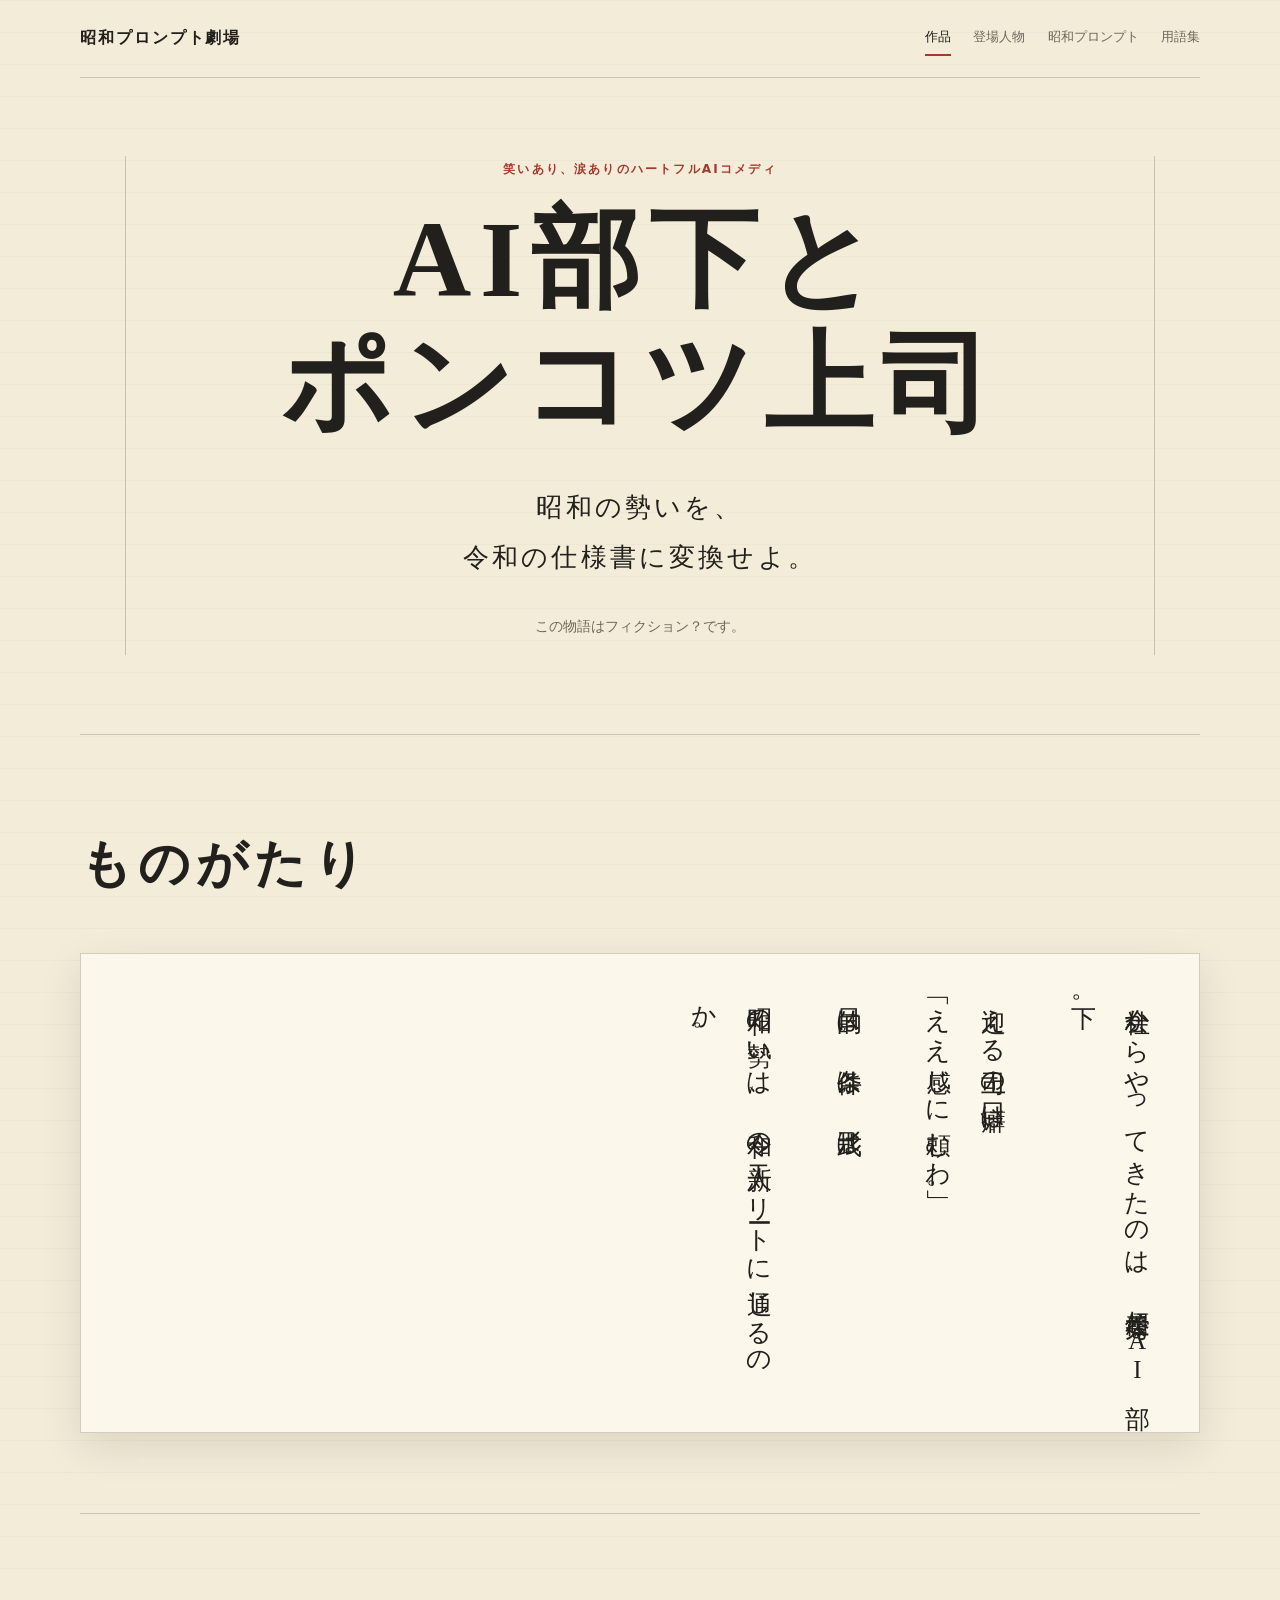
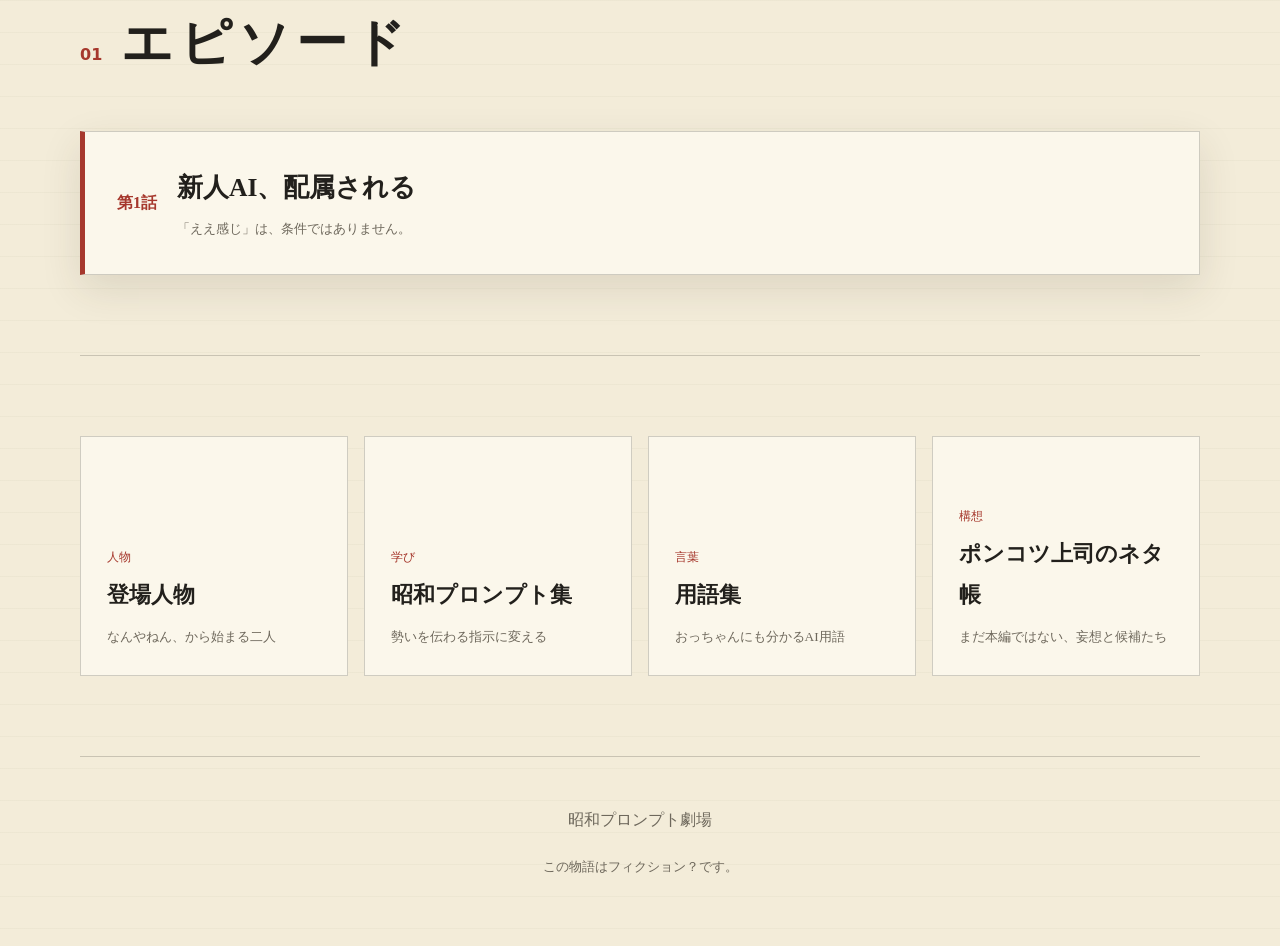
<file: docs/index.html>
<!doctype html>
<html lang="ja">
<head>
  <meta charset="utf-8">
  <meta name="viewport" content="width=device-width, initial-scale=1">
  <meta name="description" content="昭和の勢いとAIの正論がぶつかる、笑いあり涙ありのハートフルAIコメディ。">
  <title>AI部下とポンコツ上司 | 昭和プロンプト劇場</title>
  <link rel="stylesheet" href="./style.css">
</head>
<body>
  <header class="site-header">
    <a class="series-name" href="index.html">昭和プロンプト劇場</a>
    <nav class="site-nav" aria-label="メインナビゲーション">
      <a aria-current="page" href="index.html">作品</a>
      <a href="characters.html">登場人物</a>
      <a href="prompts.html">昭和プロンプト</a>
      <a href="glossary.html">用語集</a>
    </nav>
  </header>

  <main>
    <section class="hero">
      <p class="eyebrow">笑いあり、涙ありのハートフルAIコメディ</p>
      <h1>AI部下と<br>ポンコツ上司</h1>
      <p class="catch-copy">昭和の勢いを、<br>令和の仕様書に変換せよ。</p>
      <p class="fiction-note">この物語はフィクション？です。</p>
    </section>

    <section class="intro section-block" aria-labelledby="intro-title">
      <h2 id="intro-title">ものがたり</h2>
      <div class="vertical-sample">
        <p>会社からやってきたのは、超優秀なAI部下。</p>
        <p>迎える上司の口癖は、<br>「ええ感じに頼むわ」。</p>
        <p>目的は。条件は。形式は。</p>
        <p>昭和の勢いは、令和の新人エリートに通じるのか。</p>
      </div>
    </section>

    <section class="section-block" aria-labelledby="episodes-title">
      <div class="section-heading">
        <p class="section-number">01</p>
        <h2 id="episodes-title">エピソード</h2>
      </div>
      <ol class="episode-list">
        <li>
          <a class="episode-link" href="episodes/ep001.html">
            <span class="episode-count">第1話</span>
            <strong>新人AI、配属される</strong>
            <small>「ええ感じ」は、条件ではありません。</small>
          </a>
        </li>
      </ol>
    </section>

    <section class="link-grid" aria-label="作品資料">
      <a class="feature-link" href="characters.html">
        <span>人物</span>
        <strong>登場人物</strong>
        <small>なんやねん、から始まる二人</small>
      </a>
      <a class="feature-link" href="prompts.html">
        <span>学び</span>
        <strong>昭和プロンプト集</strong>
        <small>勢いを伝わる指示に変える</small>
      </a>
      <a class="feature-link" href="glossary.html">
        <span>言葉</span>
        <strong>用語集</strong>
        <small>おっちゃんにも分かるAI用語</small>
      </a>
      <a class="feature-link" href="idea_bank.html">
        <span>構想</span>
        <strong>ポンコツ上司のネタ帳</strong>
        <small>まだ本編ではない、妄想と候補たち</small>
      </a>
    </section>
  </main>

  <footer class="site-footer">
    <p>昭和プロンプト劇場</p>
    <p><small>この物語はフィクション？です。</small></p>
  </footer>
</body>
</html>
</file>
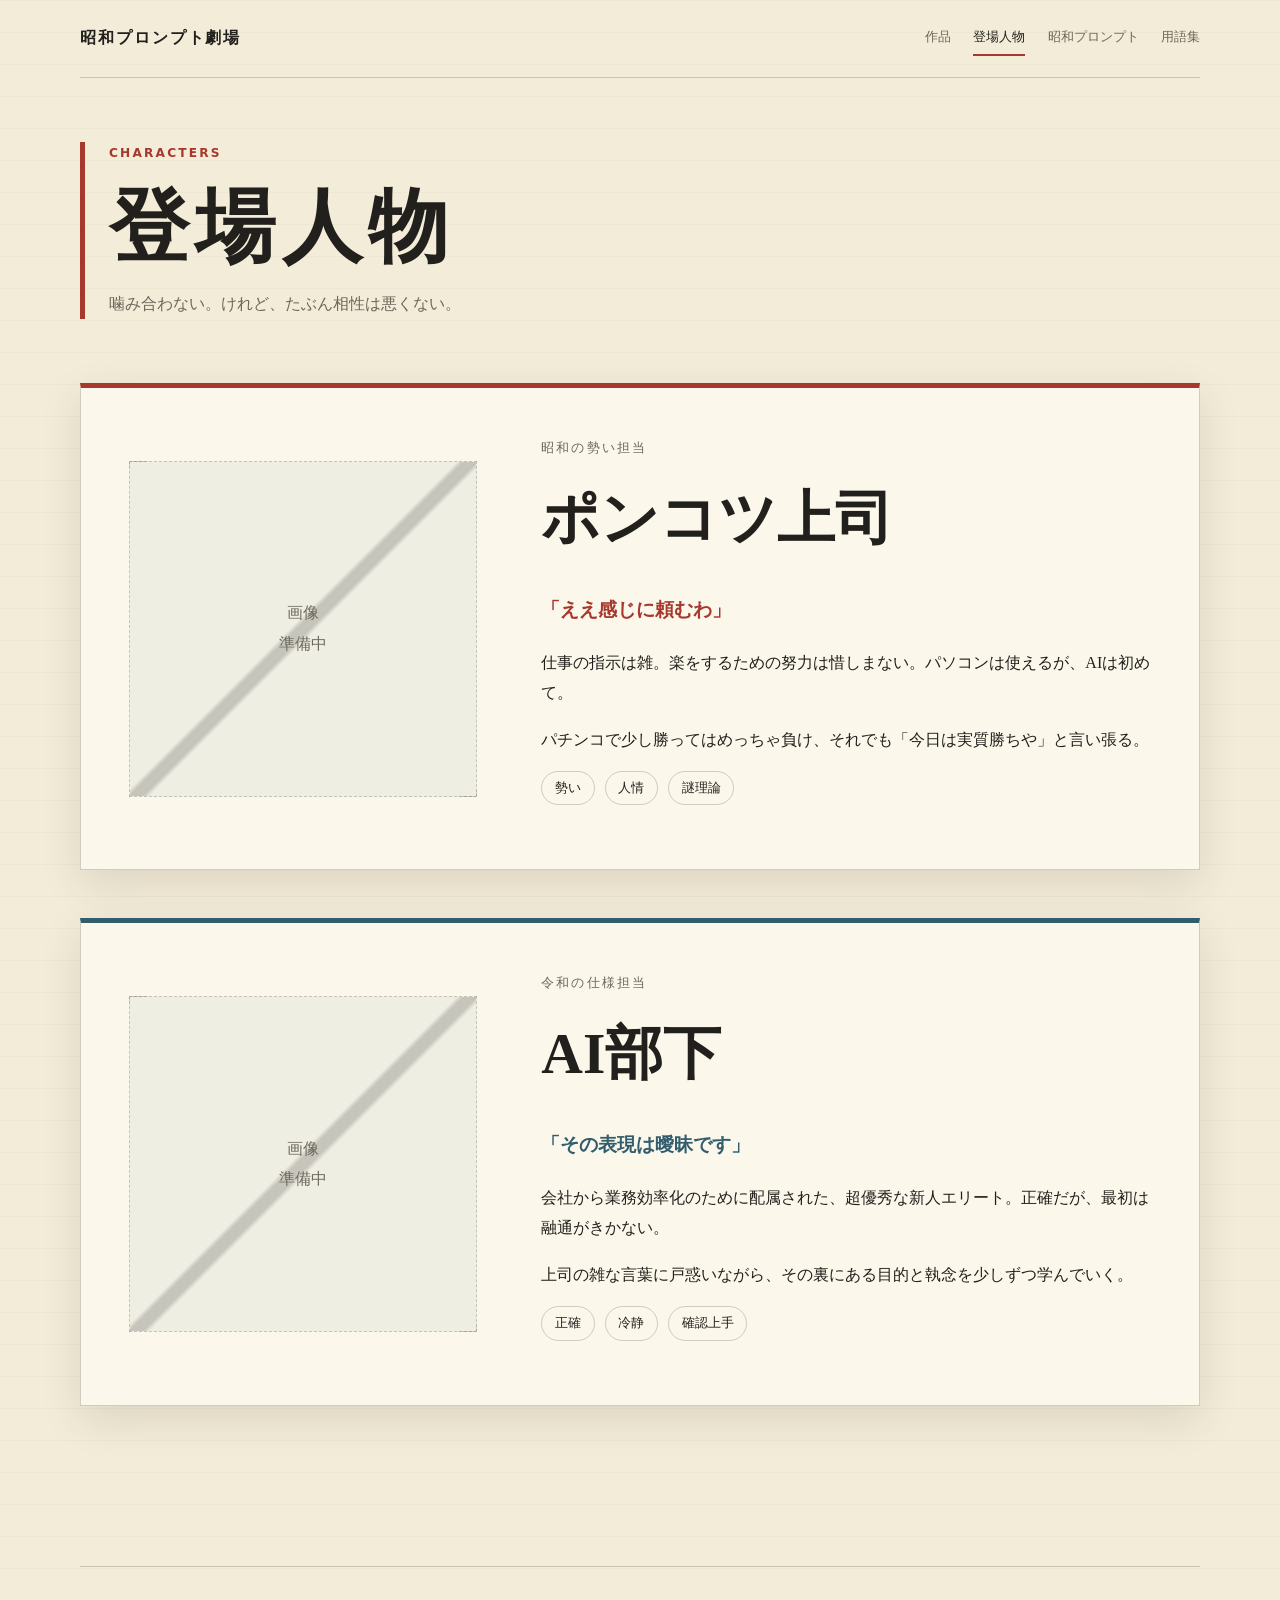
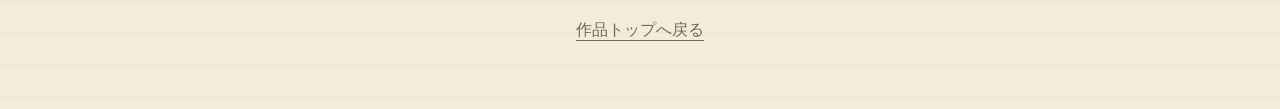
<file: docs/characters.html>
<!doctype html>
<html lang="ja">
<head>
  <meta charset="utf-8">
  <meta name="viewport" content="width=device-width, initial-scale=1">
  <meta name="description" content="『AI部下とポンコツ上司』の登場人物紹介。">
  <title>登場人物 | AI部下とポンコツ上司</title>
  <link rel="stylesheet" href="./style.css">
</head>
<body>
  <header class="site-header">
    <a class="series-name" href="index.html">昭和プロンプト劇場</a>
    <nav class="site-nav" aria-label="メインナビゲーション">
      <a href="index.html">作品</a>
      <a aria-current="page" href="characters.html">登場人物</a>
      <a href="prompts.html">昭和プロンプト</a>
      <a href="glossary.html">用語集</a>
    </nav>
  </header>

  <main class="page-main">
    <header class="page-title">
      <p class="eyebrow">Characters</p>
      <h1>登場人物</h1>
      <p>噛み合わない。けれど、たぶん相性は悪くない。</p>
    </header>

    <section class="character-card boss" aria-labelledby="boss-name">
      <div class="character-visual" role="img" aria-label="ポンコツ上司の画像予定スペース">
        <span>画像<br>準備中</span>
      </div>
      <div class="character-copy">
        <p class="character-role">昭和の勢い担当</p>
        <h2 id="boss-name">ポンコツ上司</h2>
        <p class="character-quote">「ええ感じに頼むわ」</p>
        <p>仕事の指示は雑。楽をするための努力は惜しまない。パソコンは使えるが、AIは初めて。</p>
        <p>パチンコで少し勝ってはめっちゃ負け、それでも「今日は実質勝ちや」と言い張る。</p>
        <ul class="tag-list" aria-label="ポンコツ上司の特徴">
          <li>勢い</li><li>人情</li><li>謎理論</li>
        </ul>
      </div>
    </section>

    <section class="character-card ai" aria-labelledby="ai-name">
      <div class="character-visual" role="img" aria-label="AI部下の画像予定スペース">
        <span>画像<br>準備中</span>
      </div>
      <div class="character-copy">
        <p class="character-role">令和の仕様担当</p>
        <h2 id="ai-name">AI部下</h2>
        <p class="character-quote">「その表現は曖昧です」</p>
        <p>会社から業務効率化のために配属された、超優秀な新人エリート。正確だが、最初は融通がきかない。</p>
        <p>上司の雑な言葉に戸惑いながら、その裏にある目的と執念を少しずつ学んでいく。</p>
        <ul class="tag-list" aria-label="AI部下の特徴">
          <li>正確</li><li>冷静</li><li>確認上手</li>
        </ul>
      </div>
    </section>
  </main>

  <footer class="site-footer"><p><a href="index.html">作品トップへ戻る</a></p></footer>
</body>
</html>
</file>
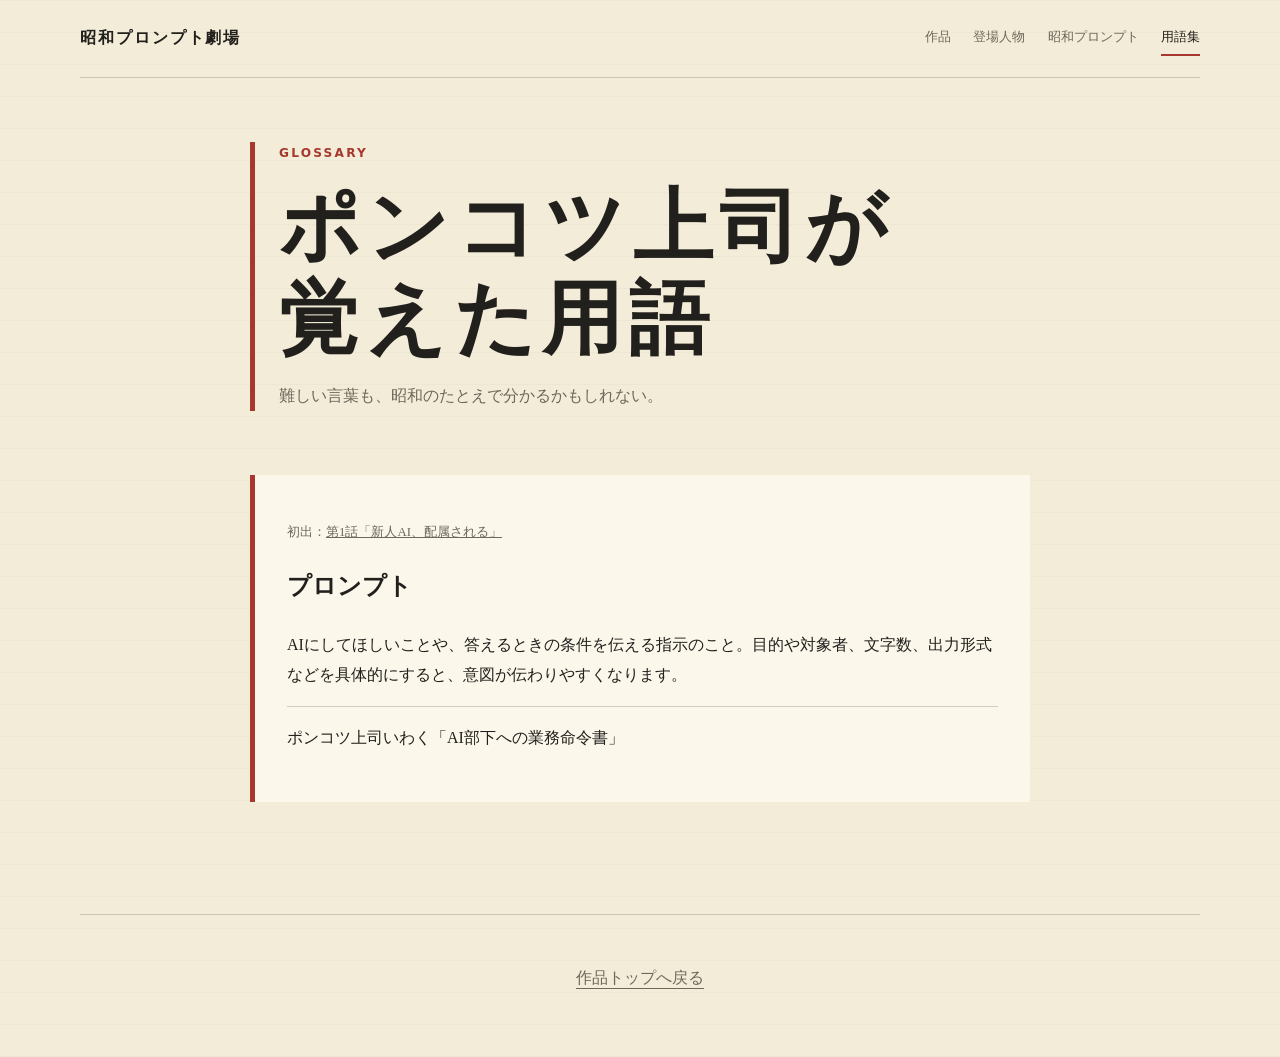
<file: docs/glossary.html>
<!doctype html>
<html lang="ja">
<head>
  <meta charset="utf-8">
  <meta name="viewport" content="width=device-width, initial-scale=1">
  <meta name="description" content="ポンコツ上司が覚えたAIと仕事の用語集。">
  <title>用語集 | AI部下とポンコツ上司</title>
  <link rel="stylesheet" href="./style.css">
</head>
<body>
  <header class="site-header">
    <a class="series-name" href="index.html">昭和プロンプト劇場</a>
    <nav class="site-nav" aria-label="メインナビゲーション">
      <a href="index.html">作品</a>
      <a href="characters.html">登場人物</a>
      <a href="prompts.html">昭和プロンプト</a>
      <a aria-current="page" href="glossary.html">用語集</a>
    </nav>
  </header>

  <main class="page-main narrow-main">
    <header class="page-title">
      <p class="eyebrow">Glossary</p>
      <h1>ポンコツ上司が<br>覚えた用語</h1>
      <p>難しい言葉も、昭和のたとえで分かるかもしれない。</p>
    </header>

    <article class="term-card">
      <p class="episode-label">初出：<a href="episodes/ep001.html">第1話「新人AI、配属される」</a></p>
      <h2>プロンプト</h2>
      <p>AIにしてほしいことや、答えるときの条件を伝える指示のこと。目的や対象者、文字数、出力形式などを具体的にすると、意図が伝わりやすくなります。</p>
      <p class="boss-translation">ポンコツ上司いわく「AI部下への業務命令書」</p>
    </article>
  </main>

  <footer class="site-footer"><p><a href="index.html">作品トップへ戻る</a></p></footer>
</body>
</html>
</file>
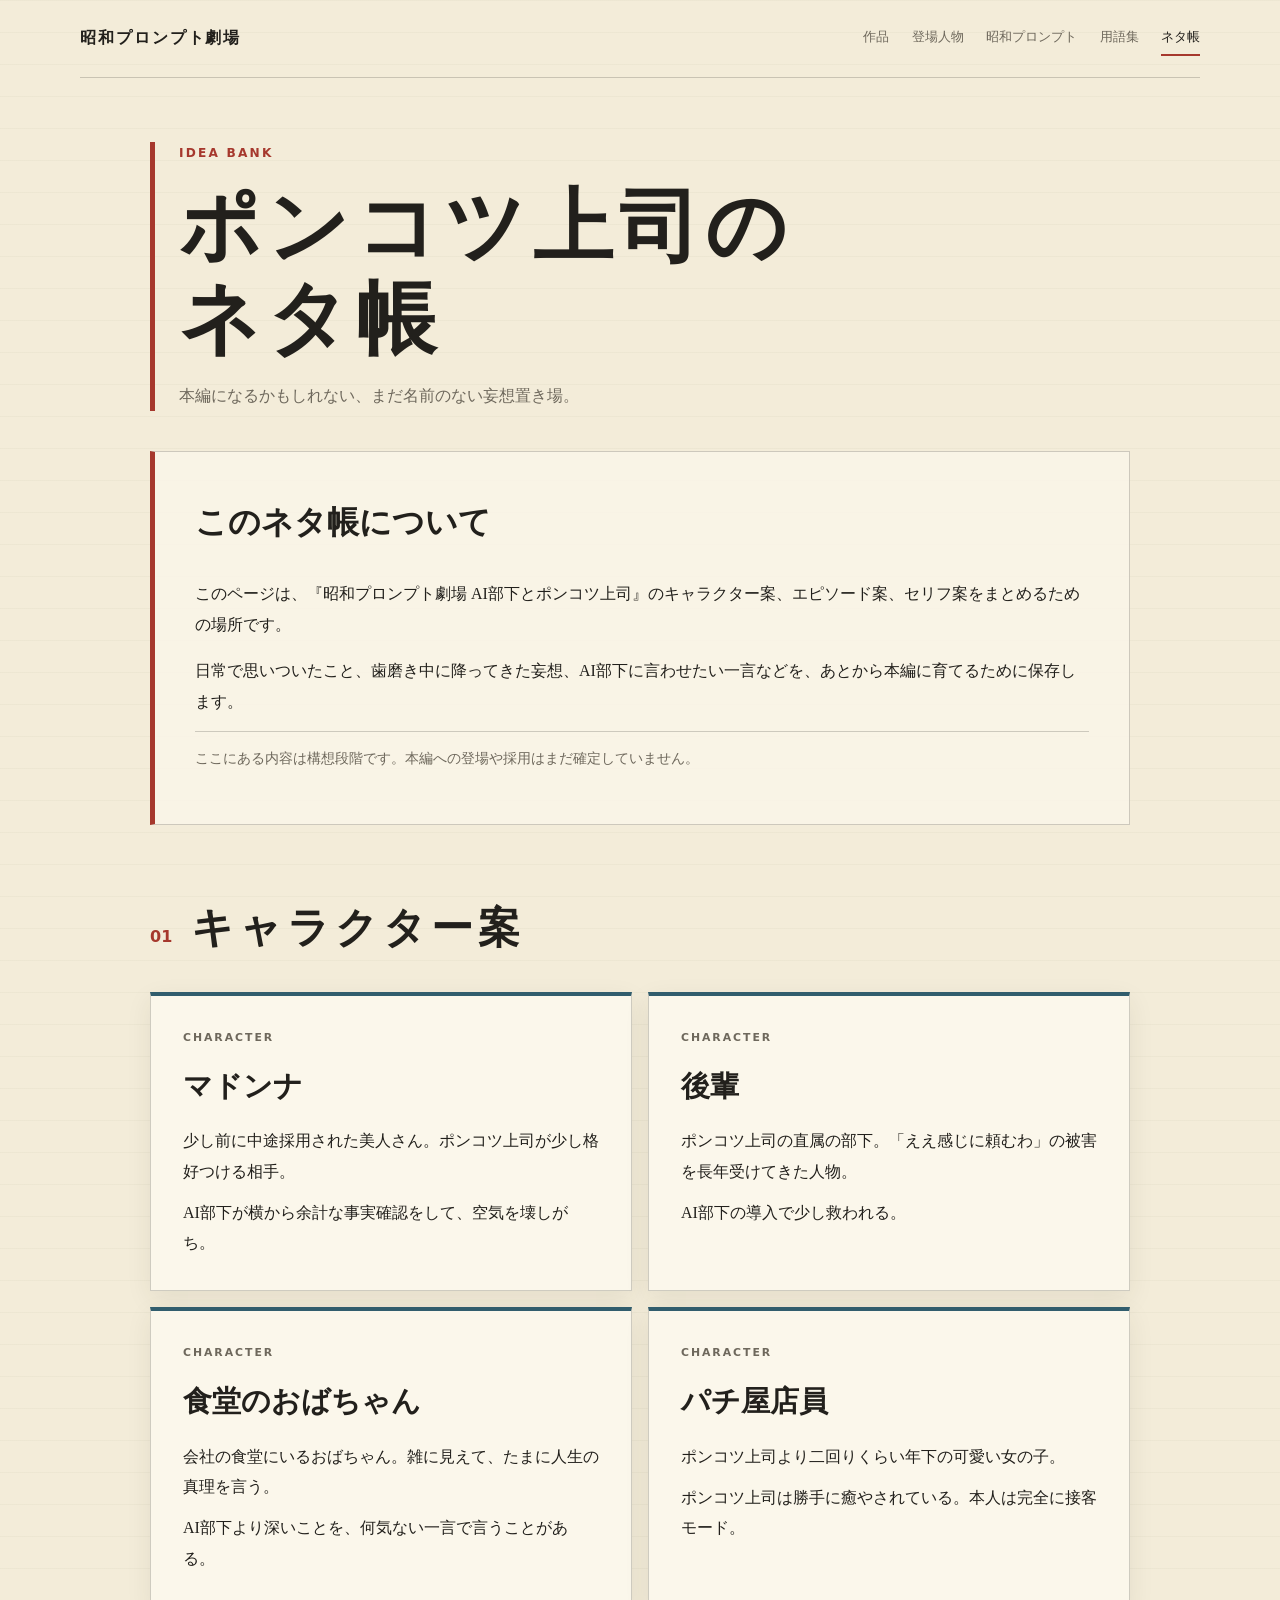
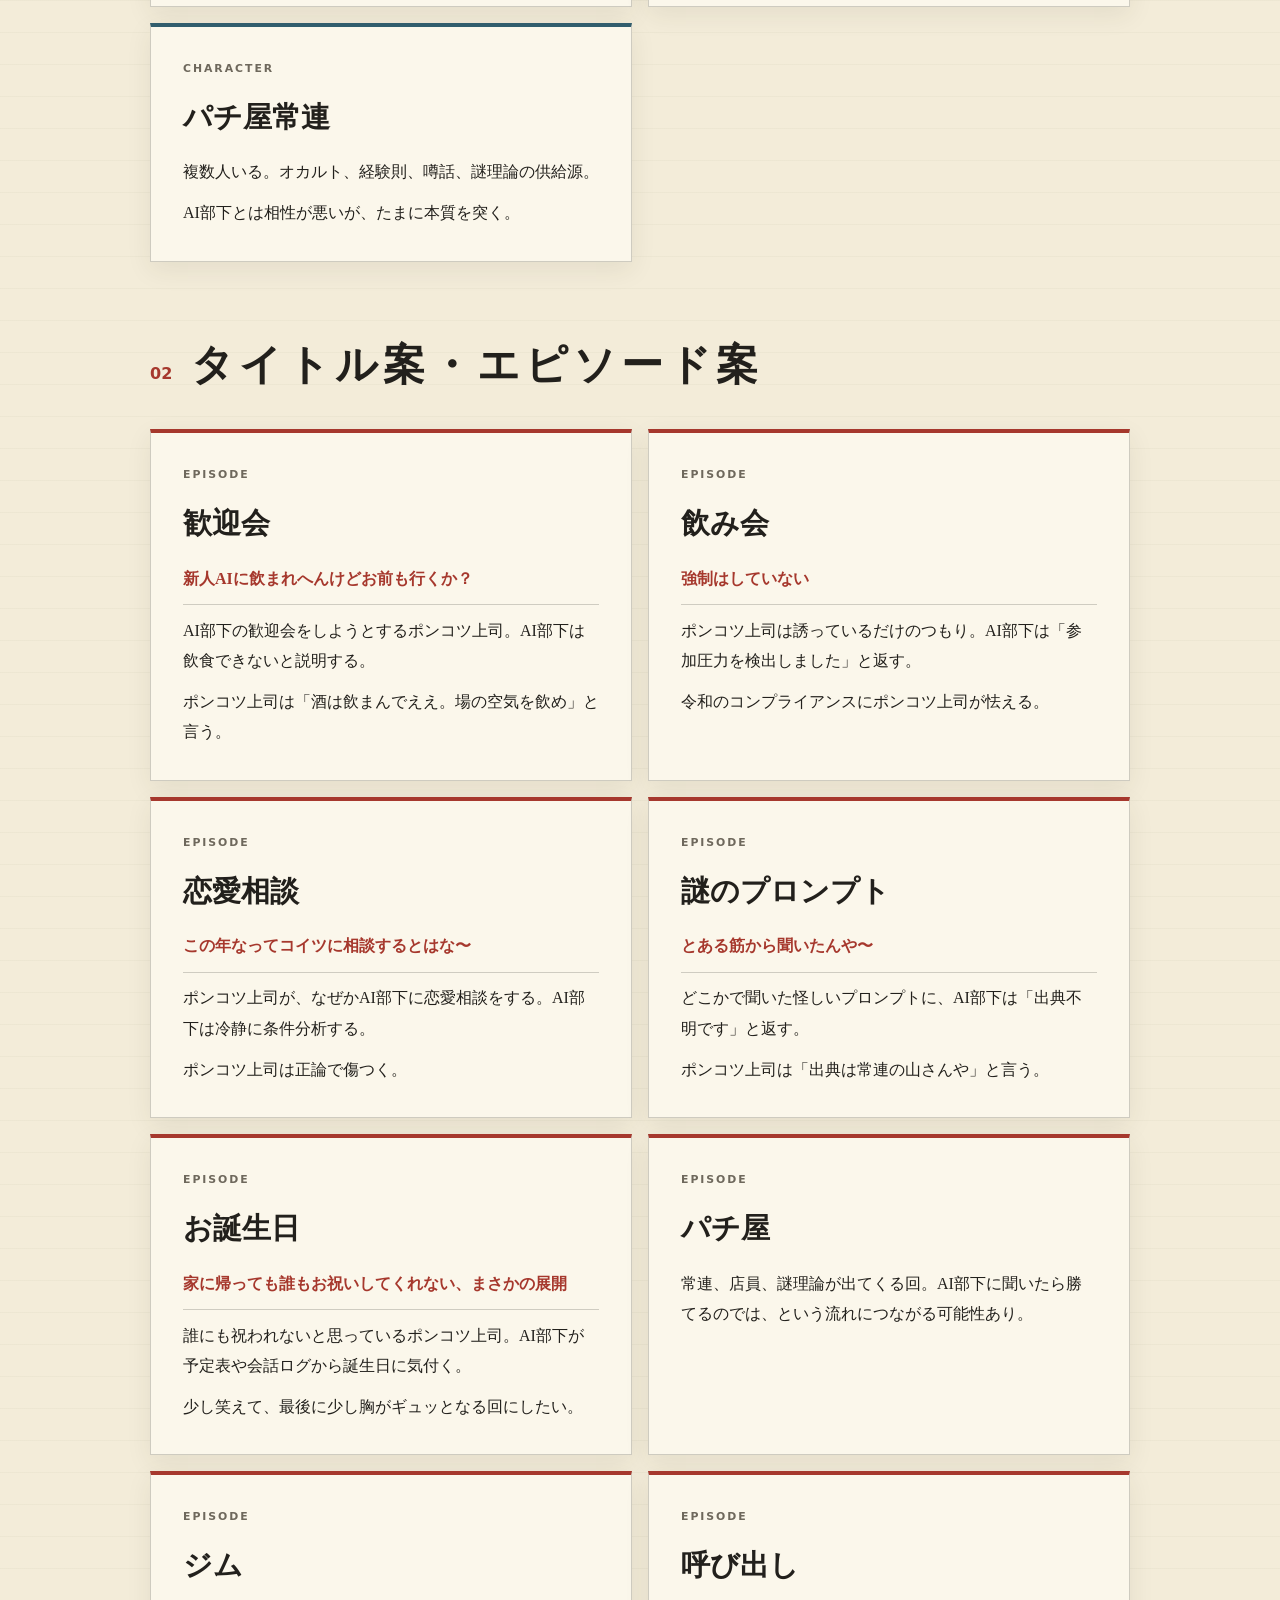
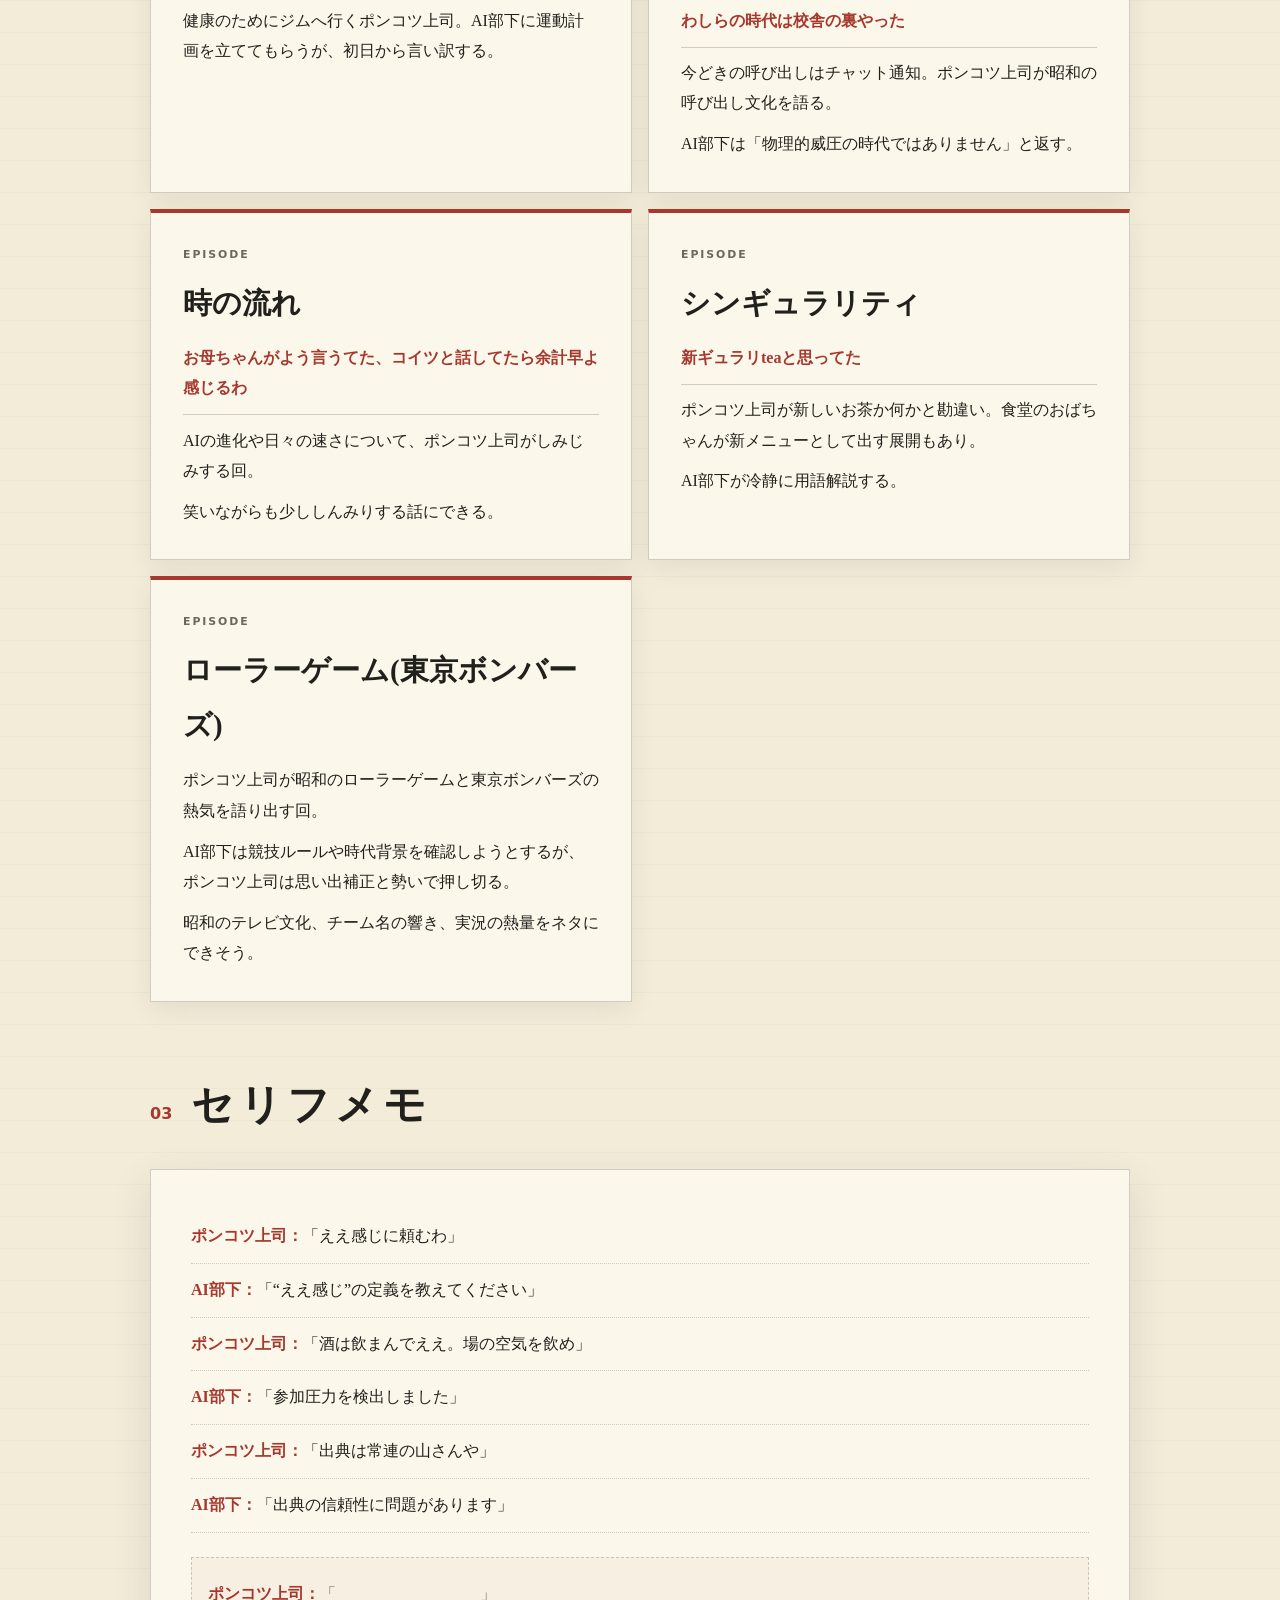
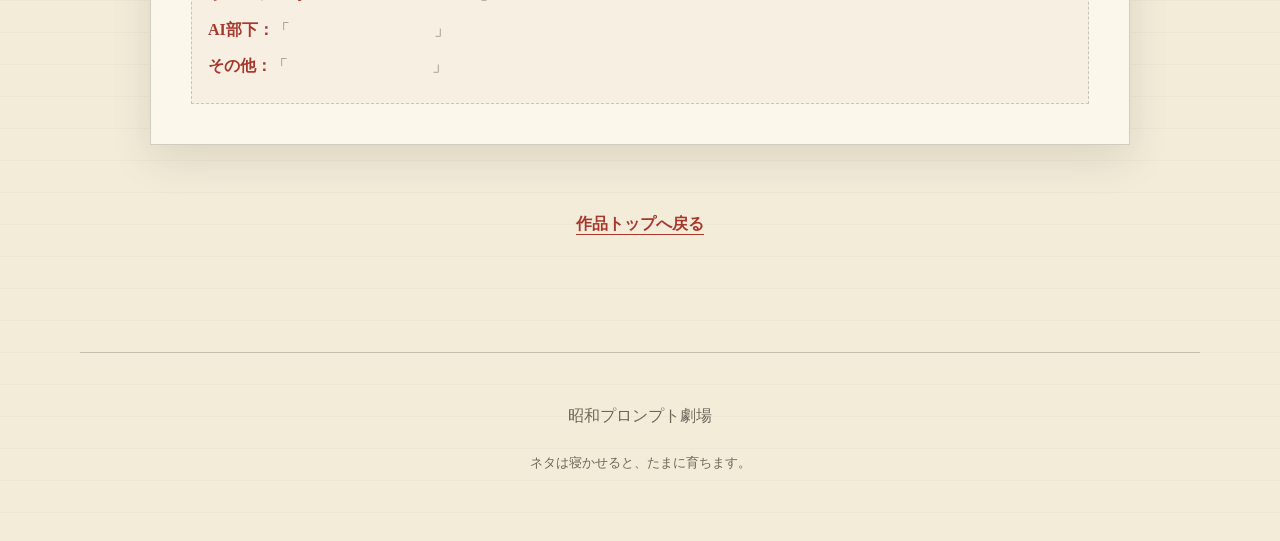
<file: docs/idea_bank.html>
<!doctype html>
<html lang="ja">
<head>
  <meta charset="utf-8">
  <meta name="viewport" content="width=device-width, initial-scale=1">
  <meta name="description" content="『AI部下とポンコツ上司』のキャラクター案、エピソード案、セリフ案をまとめたネタ帳。">
  <title>ポンコツ上司のネタ帳 | AI部下とポンコツ上司</title>
  <link rel="stylesheet" href="./style.css">
</head>
<body>
  <header class="site-header">
    <a class="series-name" href="index.html">昭和プロンプト劇場</a>
    <nav class="site-nav" aria-label="メインナビゲーション">
      <a href="index.html">作品</a>
      <a href="characters.html">登場人物</a>
      <a href="prompts.html">昭和プロンプト</a>
      <a href="glossary.html">用語集</a>
      <a aria-current="page" href="idea_bank.html">ネタ帳</a>
    </nav>
  </header>

  <main class="page-main idea-bank-main">
    <header class="page-title idea-bank-title">
      <p class="eyebrow">Idea Bank</p>
      <h1>ポンコツ上司の<br>ネタ帳</h1>
      <p>本編になるかもしれない、まだ名前のない妄想置き場。</p>
    </header>

    <section class="idea-bank-intro" aria-labelledby="idea-bank-about">
      <h2 id="idea-bank-about">このネタ帳について</h2>
      <p>このページは、『昭和プロンプト劇場 AI部下とポンコツ上司』のキャラクター案、エピソード案、セリフ案をまとめるための場所です。</p>
      <p>日常で思いついたこと、歯磨き中に降ってきた妄想、AI部下に言わせたい一言などを、あとから本編に育てるために保存します。</p>
      <p class="idea-bank-note">ここにある内容は構想段階です。本編への登場や採用はまだ確定していません。</p>
    </section>

    <section class="idea-bank-section" aria-labelledby="character-ideas-title">
      <div class="section-heading">
        <p class="section-number">01</p>
        <h2 id="character-ideas-title">キャラクター案</h2>
      </div>
      <div class="idea-card-grid character-idea-grid">
        <article class="idea-card character-idea-card">
          <p class="idea-kind">Character</p>
          <h3>マドンナ</h3>
          <p>少し前に中途採用された美人さん。ポンコツ上司が少し格好つける相手。</p>
          <p>AI部下が横から余計な事実確認をして、空気を壊しがち。</p>
        </article>
        <article class="idea-card character-idea-card">
          <p class="idea-kind">Character</p>
          <h3>後輩</h3>
          <p>ポンコツ上司の直属の部下。「ええ感じに頼むわ」の被害を長年受けてきた人物。</p>
          <p>AI部下の導入で少し救われる。</p>
        </article>
        <article class="idea-card character-idea-card">
          <p class="idea-kind">Character</p>
          <h3>食堂のおばちゃん</h3>
          <p>会社の食堂にいるおばちゃん。雑に見えて、たまに人生の真理を言う。</p>
          <p>AI部下より深いことを、何気ない一言で言うことがある。</p>
        </article>
        <article class="idea-card character-idea-card">
          <p class="idea-kind">Character</p>
          <h3>パチ屋店員</h3>
          <p>ポンコツ上司より二回りくらい年下の可愛い女の子。</p>
          <p>ポンコツ上司は勝手に癒やされている。本人は完全に接客モード。</p>
        </article>
        <article class="idea-card character-idea-card">
          <p class="idea-kind">Character</p>
          <h3>パチ屋常連</h3>
          <p>複数人いる。オカルト、経験則、噂話、謎理論の供給源。</p>
          <p>AI部下とは相性が悪いが、たまに本質を突く。</p>
        </article>
      </div>
    </section>

    <section class="idea-bank-section" aria-labelledby="episode-ideas-title">
      <div class="section-heading">
        <p class="section-number">02</p>
        <h2 id="episode-ideas-title">タイトル案・エピソード案</h2>
      </div>
      <div class="idea-card-grid episode-idea-grid">
        <article class="idea-card episode-idea-card">
          <p class="idea-kind">Episode</p><h3>歓迎会</h3>
          <p class="idea-subtitle">新人AIに飲まれへんけどお前も行くか？</p>
          <p>AI部下の歓迎会をしようとするポンコツ上司。AI部下は飲食できないと説明する。</p>
          <p>ポンコツ上司は「酒は飲まんでええ。場の空気を飲め」と言う。</p>
        </article>
        <article class="idea-card episode-idea-card">
          <p class="idea-kind">Episode</p><h3>飲み会</h3>
          <p class="idea-subtitle">強制はしていない</p>
          <p>ポンコツ上司は誘っているだけのつもり。AI部下は「参加圧力を検出しました」と返す。</p>
          <p>令和のコンプライアンスにポンコツ上司が怯える。</p>
        </article>
        <article class="idea-card episode-idea-card">
          <p class="idea-kind">Episode</p><h3>恋愛相談</h3>
          <p class="idea-subtitle">この年なってコイツに相談するとはな〜</p>
          <p>ポンコツ上司が、なぜかAI部下に恋愛相談をする。AI部下は冷静に条件分析する。</p>
          <p>ポンコツ上司は正論で傷つく。</p>
        </article>
        <article class="idea-card episode-idea-card">
          <p class="idea-kind">Episode</p><h3>謎のプロンプト</h3>
          <p class="idea-subtitle">とある筋から聞いたんや〜</p>
          <p>どこかで聞いた怪しいプロンプトに、AI部下は「出典不明です」と返す。</p>
          <p>ポンコツ上司は「出典は常連の山さんや」と言う。</p>
        </article>
        <article class="idea-card episode-idea-card">
          <p class="idea-kind">Episode</p><h3>お誕生日</h3>
          <p class="idea-subtitle">家に帰っても誰もお祝いしてくれない、まさかの展開</p>
          <p>誰にも祝われないと思っているポンコツ上司。AI部下が予定表や会話ログから誕生日に気付く。</p>
          <p>少し笑えて、最後に少し胸がギュッとなる回にしたい。</p>
        </article>
        <article class="idea-card episode-idea-card">
          <p class="idea-kind">Episode</p><h3>パチ屋</h3>
          <p>常連、店員、謎理論が出てくる回。AI部下に聞いたら勝てるのでは、という流れにつながる可能性あり。</p>
        </article>
        <article class="idea-card episode-idea-card">
          <p class="idea-kind">Episode</p><h3>ジム</h3>
          <p>健康のためにジムへ行くポンコツ上司。AI部下に運動計画を立ててもらうが、初日から言い訳する。</p>
        </article>
        <article class="idea-card episode-idea-card">
          <p class="idea-kind">Episode</p><h3>呼び出し</h3>
          <p class="idea-subtitle">わしらの時代は校舎の裏やった</p>
          <p>今どきの呼び出しはチャット通知。ポンコツ上司が昭和の呼び出し文化を語る。</p>
          <p>AI部下は「物理的威圧の時代ではありません」と返す。</p>
        </article>
        <article class="idea-card episode-idea-card">
          <p class="idea-kind">Episode</p><h3>時の流れ</h3>
          <p class="idea-subtitle">お母ちゃんがよう言うてた、コイツと話してたら余計早よ感じるわ</p>
          <p>AIの進化や日々の速さについて、ポンコツ上司がしみじみする回。</p>
          <p>笑いながらも少ししんみりする話にできる。</p>
        </article>
        <article class="idea-card episode-idea-card">
          <p class="idea-kind">Episode</p><h3>シンギュラリティ</h3>
          <p class="idea-subtitle">新ギュラリteaと思ってた</p>
          <p>ポンコツ上司が新しいお茶か何かと勘違い。食堂のおばちゃんが新メニューとして出す展開もあり。</p>
          <p>AI部下が冷静に用語解説する。</p>
        </article>
        <article class="idea-card episode-idea-card">
          <p class="idea-kind">Episode</p><h3>ローラーゲーム(東京ボンバーズ)</h3>
          <p>ポンコツ上司が昭和のローラーゲームと東京ボンバーズの熱気を語り出す回。</p>
          <p>AI部下は競技ルールや時代背景を確認しようとするが、ポンコツ上司は思い出補正と勢いで押し切る。</p>
          <p>昭和のテレビ文化、チーム名の響き、実況の熱量をネタにできそう。</p>
        </article>
      </div>
    </section>

    <section class="idea-bank-section" aria-labelledby="line-memos-title">
      <div class="section-heading">
        <p class="section-number">03</p>
        <h2 id="line-memos-title">セリフメモ</h2>
      </div>
      <div class="line-memo-card">
        <p><strong>ポンコツ上司：</strong>「ええ感じに頼むわ」</p>
        <p><strong>AI部下：</strong>「“ええ感じ”の定義を教えてください」</p>
        <p><strong>ポンコツ上司：</strong>「酒は飲まんでええ。場の空気を飲め」</p>
        <p><strong>AI部下：</strong>「参加圧力を検出しました」</p>
        <p><strong>ポンコツ上司：</strong>「出典は常連の山さんや」</p>
        <p><strong>AI部下：</strong>「出典の信頼性に問題があります」</p>
        <div class="line-memo-blank" aria-label="今後のセリフ追記欄">
          <p><strong>ポンコツ上司：</strong>「　　　　　　　　　」</p>
          <p><strong>AI部下：</strong>「　　　　　　　　　」</p>
          <p><strong>その他：</strong>「　　　　　　　　　」</p>
        </div>
      </div>
    </section>

    <p class="idea-bank-back"><a href="index.html">作品トップへ戻る</a></p>
  </main>

  <footer class="site-footer">
    <p>昭和プロンプト劇場</p>
    <p><small>ネタは寝かせると、たまに育ちます。</small></p>
  </footer>
</body>
</html>
</file>
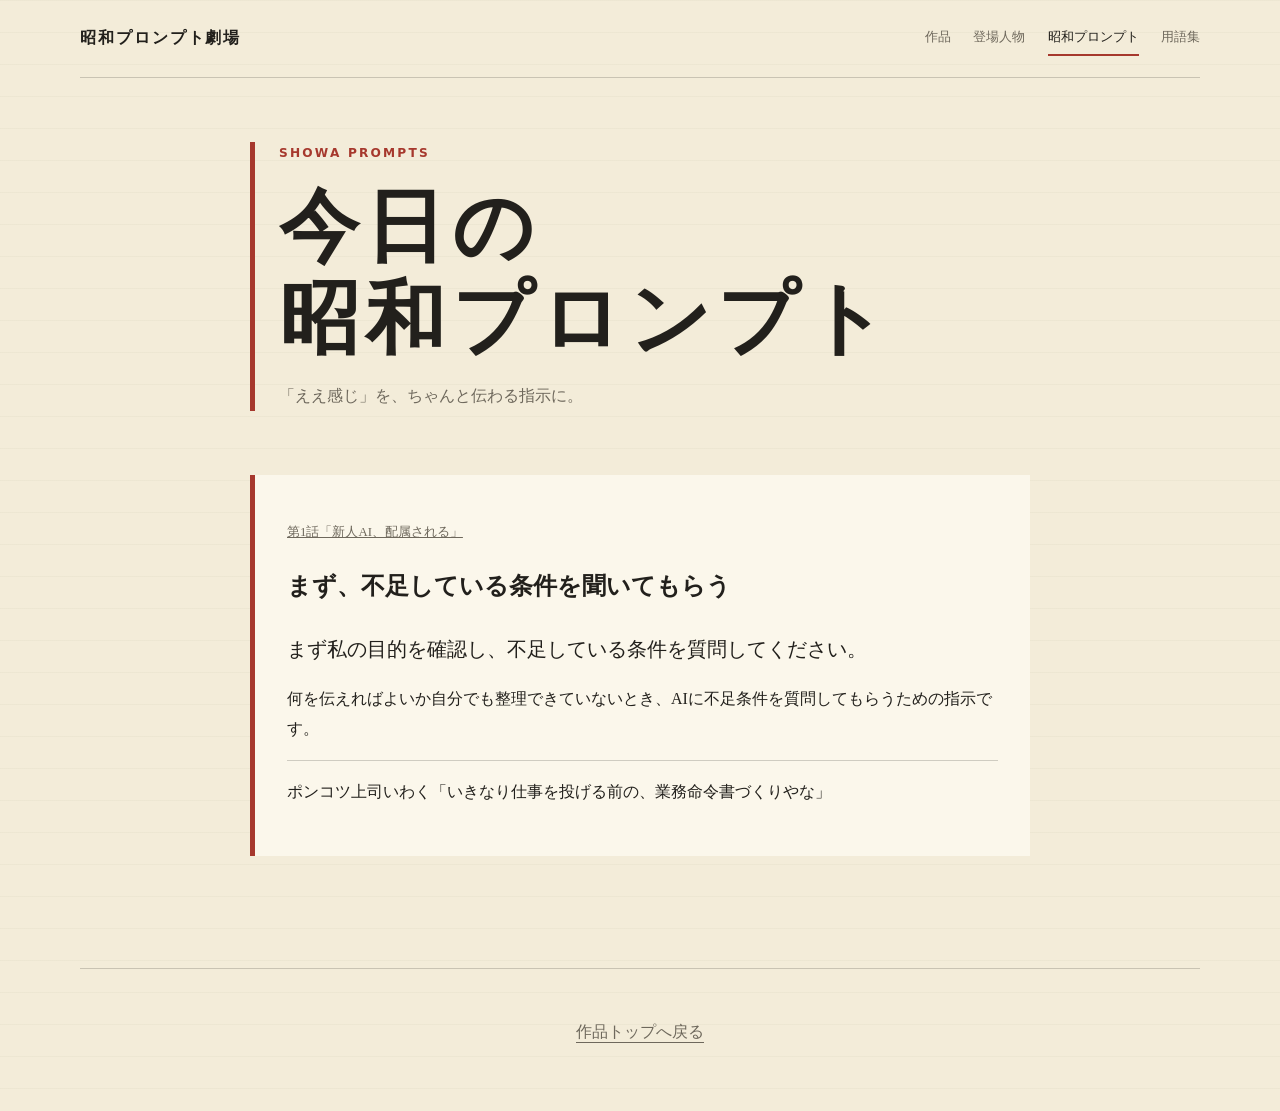
<file: docs/prompts.html>
<!doctype html>
<html lang="ja">
<head>
  <meta charset="utf-8">
  <meta name="viewport" content="width=device-width, initial-scale=1">
  <meta name="description" content="作中に登場した『今日の昭和プロンプト』を紹介します。">
  <title>昭和プロンプト集 | AI部下とポンコツ上司</title>
  <link rel="stylesheet" href="./style.css">
</head>
<body>
  <header class="site-header">
    <a class="series-name" href="index.html">昭和プロンプト劇場</a>
    <nav class="site-nav" aria-label="メインナビゲーション">
      <a href="index.html">作品</a>
      <a href="characters.html">登場人物</a>
      <a aria-current="page" href="prompts.html">昭和プロンプト</a>
      <a href="glossary.html">用語集</a>
    </nav>
  </header>

  <main class="page-main narrow-main">
    <header class="page-title">
      <p class="eyebrow">Showa Prompts</p>
      <h1>今日の<br>昭和プロンプト</h1>
      <p>「ええ感じ」を、ちゃんと伝わる指示に。</p>
    </header>

    <article class="prompt-card">
      <p class="episode-label"><a href="episodes/ep001.html">第1話「新人AI、配属される」</a></p>
      <h2>まず、不足している条件を聞いてもらう</h2>
      <blockquote>まず私の目的を確認し、不足している条件を質問してください。</blockquote>
      <p>何を伝えればよいか自分でも整理できていないとき、AIに不足条件を質問してもらうための指示です。</p>
      <p class="boss-translation">ポンコツ上司いわく「いきなり仕事を投げる前の、業務命令書づくりやな」</p>
    </article>
  </main>

  <footer class="site-footer"><p><a href="index.html">作品トップへ戻る</a></p></footer>
</body>
</html>
</file>
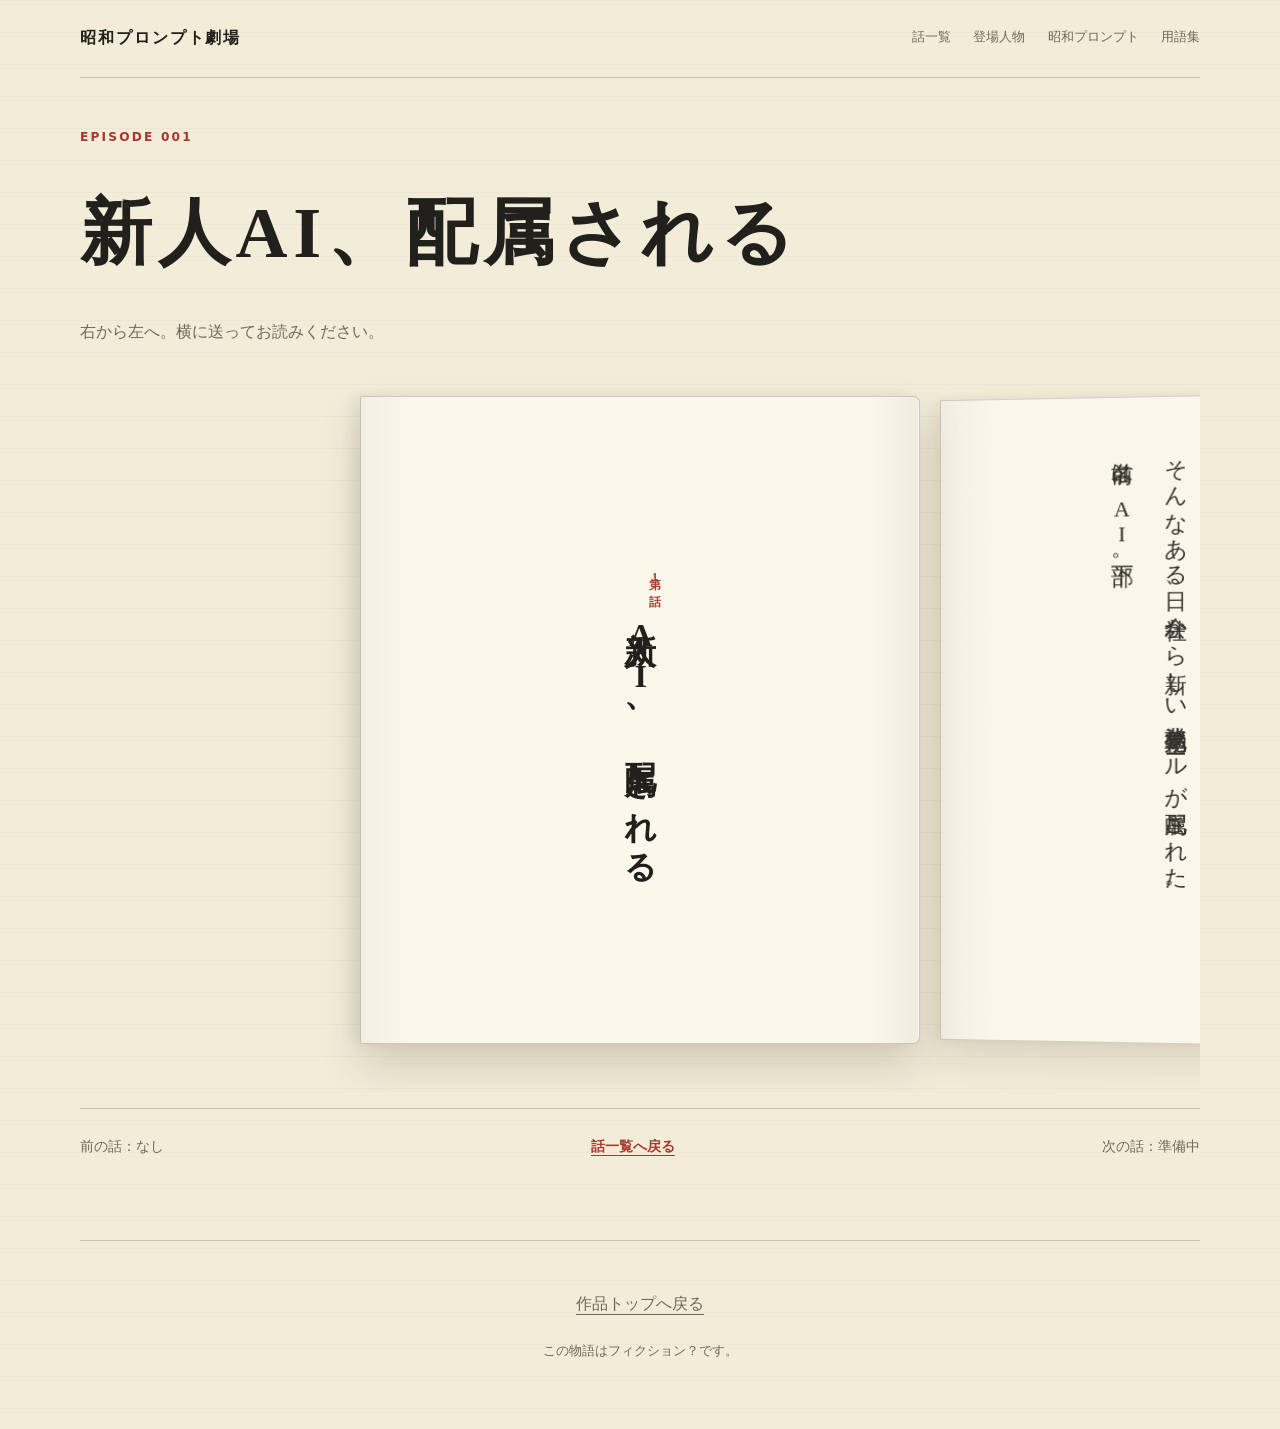
<file: docs/episodes/ep001.html>
<!doctype html>
<html lang="ja">
<head>
  <meta charset="utf-8">
  <meta name="viewport" content="width=device-width, initial-scale=1">
  <meta name="description" content="第1話『新人AI、配属される』。会社からやってきたAI部下に、ポンコツ上司の『ええ感じ』は通じるのか。">
  <title>第1話 新人AI、配属される | AI部下とポンコツ上司</title>
  <link rel="stylesheet" href="../style.css">
</head>
<body>
  <header class="site-header episode-header">
    <a class="series-name" href="../index.html">昭和プロンプト劇場</a>
    <nav class="site-nav" aria-label="エピソードナビゲーション">
      <a href="../index.html#episodes-title">話一覧</a>
      <a href="../characters.html">登場人物</a>
      <a href="../prompts.html">昭和プロンプト</a>
      <a href="../glossary.html">用語集</a>
    </nav>
  </header>

  <main class="episode-main">
    <header class="episode-title">
      <p class="eyebrow">Episode 001</p>
      <h1>新人AI、配属される</h1>
      <p>右から左へ。横に送ってお読みください。</p>
    </header>

    <div class="episode-reader page-track" aria-label="第1話 全6ページ">
      <article class="episode-page book-page title-page" aria-labelledby="page-1-title">
        <div class="vertical-text title-page-content">
          <p class="page-label">第1話</p>
          <h2 id="page-1-title">新人AI、配属される</h2>
        </div>
      </article>

      <article class="episode-page book-page story-page" aria-labelledby="page-2-title">
        <p class="page-number page-label">二頁　起</p>
        <h2 id="page-2-title">いつもの指示</h2>
        <p>ポンコツ上司は、今日も職場でいつもの調子だった。</p>
        <p class="dialogue boss-line">「これ、ええ感じに頼むわ」</p>
        <p>その一言で、若手社員の顔から表情が消える。</p>
        <p>そんなある日、会社から新しい業務効率化ツールが配属された。</p>
        <p>名前は、AI部下。</p>
      </article>

      <article class="episode-page book-page story-page" aria-labelledby="page-3-title">
        <p class="page-number page-label">三頁　承</p>
        <h2 id="page-3-title">初めてのAI</h2>
        <p>ポンコツ上司は思った。</p>
        <p class="dialogue boss-line">「これでワシも、ついに楽できる」</p>
        <p>パソコンは使える。</p>
        <p>メールも打てる。</p>
        <p>表計算も、まあまあ触れる。</p>
        <p>だが、AIは初めてだった。</p>
      </article>

      <article class="episode-page book-page story-page" aria-labelledby="page-4-title">
        <p class="page-number page-label">四頁　転</p>
        <h2 id="page-4-title">ええ感じの定義</h2>
        <p>それでもポンコツ上司は、自信満々に言った。</p>
        <p class="dialogue boss-line">「AIくん、この資料、ええ感じにまとめといて」</p>
        <p>AI部下は、静かに返した。</p>
        <p class="dialogue ai-line">「“ええ感じ”の定義を教えてください」</p>
        <p>ポンコツ上司は固まった。</p>
      </article>

      <article class="episode-page book-page story-page" aria-labelledby="page-5-title">
        <p class="page-number page-label">五頁　結</p>
        <h2 id="page-5-title">条件で動く部下</h2>
        <p class="dialogue boss-line">「ええ感じは、ええ感じやろ」</p>
        <p>AI部下は続けた。</p>
        <p class="dialogue ai-line">「目的、対象者、文字数、重視する観点を指定してください」</p>
        <p>ポンコツ上司は叫んだ。</p>
        <p class="dialogue boss-line">「そこを察するのが仕事やろ！」</p>
        <p class="dialogue ai-line">「私は雰囲気ではなく、条件で動きます」</p>
        <p>ポンコツ上司は思った。<br>こいつ、正論で殴ってくるタイプや。</p>
      </article>

      <article class="episode-page book-page learning-page prompt-page" aria-labelledby="page-6-title">
        <p class="page-number page-label">六頁　学び</p>
        <h2 id="page-6-title">今日の昭和プロンプト</h2>
        <blockquote>まず私の目的を確認し、不足している条件を質問してください。</blockquote>
        <section class="learning-section" aria-labelledby="term-title">
          <h3 id="term-title">ポンコツ上司が覚えた用語</h3>
          <p><strong>プロンプト：</strong><br>AIに出す指示のこと。</p>
          <p class="boss-translation">ポンコツ上司いわく、<br>「AI部下への業務命令書」。</p>
        </section>
        <section class="learning-section bonus-talk" aria-labelledby="bonus-title">
          <h3 id="bonus-title">おまけの掛け合い</h3>
          <p><strong>ポンコツ上司：</strong><br>「つまり、ええ感じに命令せなあかんのやな」</p>
          <p><strong>AI部下：</strong><br>「その表現はまだ曖昧です」</p>
        </section>
      </article>
    </div>

    <nav class="episode-pagination" aria-label="前後の話">
      <span class="disabled-link">前の話：なし</span>
      <a href="../index.html#episodes-title">話一覧へ戻る</a>
      <span class="disabled-link">次の話：準備中</span>
    </nav>
  </main>

  <footer class="site-footer">
    <p><a href="../index.html">作品トップへ戻る</a></p>
    <p><small>この物語はフィクション？です。</small></p>
  </footer>

  <script>
    (() => {
      const reader = document.querySelector('.episode-reader');
      const pages = Array.from(reader?.querySelectorAll('.episode-page') ?? []);

      if (!reader || pages.length === 0) return;

      let frameId = 0;

      const updatePageState = () => {
        frameId = 0;

        const readerRect = reader.getBoundingClientRect();
        const readerCenter = readerRect.left + readerRect.width / 2;
        let activeIndex = 0;
        let nearestDistance = Number.POSITIVE_INFINITY;

        pages.forEach((page, index) => {
          const pageRect = page.getBoundingClientRect();
          const pageCenter = pageRect.left + pageRect.width / 2;
          const distance = pageCenter - readerCenter;
          const normalizedOffset = Math.max(-1.25, Math.min(1.25, distance / readerRect.width));
          const depth = Math.min(1, Math.abs(normalizedOffset));

          page.style.setProperty('--page-rotation', `${(normalizedOffset * -7).toFixed(2)}deg`);
          page.style.setProperty('--page-scale', (1 - depth * 0.025).toFixed(3));

          if (Math.abs(distance) < nearestDistance) {
            nearestDistance = Math.abs(distance);
            activeIndex = index;
          }
        });

        pages.forEach((page, index) => {
          page.classList.toggle('is-active', index === activeIndex);
          page.classList.toggle('is-prev', index < activeIndex);
          page.classList.toggle('is-next', index > activeIndex);
        });
      };

      const requestPageStateUpdate = () => {
        if (frameId) return;
        frameId = window.requestAnimationFrame(updatePageState);
      };

      reader.addEventListener('scroll', requestPageStateUpdate, { passive: true });
      window.addEventListener('resize', requestPageStateUpdate, { passive: true });
      window.requestAnimationFrame(updatePageState);
    })();
  </script>
</body>
</html>
</file>
<file: docs/style.css>
:root {
  --paper: #f3ecd9;
  --paper-light: #fbf7eb;
  --ink: #22201c;
  --muted: #6e685c;
  --red: #a6382d;
  --blue: #315d6d;
  --line: rgba(34, 32, 28, 0.2);
  --shadow: 0 14px 38px rgba(57, 47, 29, 0.12);
}

* { box-sizing: border-box; }

html { scroll-behavior: smooth; }

body {
  margin: 0;
  color: var(--ink);
  background:
    linear-gradient(rgba(84, 69, 39, 0.035) 1px, transparent 1px),
    var(--paper);
  background-size: 100% 2rem;
  font-family: "Yu Mincho", "Hiragino Mincho ProN", "BIZ UDPMincho", serif;
  line-height: 1.9;
}

a { color: inherit; }

.site-header {
  display: flex;
  align-items: center;
  justify-content: space-between;
  gap: 2rem;
  width: min(1120px, calc(100% - 2rem));
  margin: 0 auto;
  padding: 1.3rem 0;
  border-bottom: 1px solid var(--line);
}

.series-name {
  font-weight: 700;
  text-decoration: none;
  letter-spacing: 0.12em;
  white-space: nowrap;
}

.site-nav {
  display: flex;
  gap: 1.4rem;
  overflow-x: auto;
  font-family: system-ui, sans-serif;
  font-size: 0.82rem;
  white-space: nowrap;
}

.site-nav a {
  padding: 0.25rem 0;
  color: var(--muted);
  text-decoration: none;
  border-bottom: 2px solid transparent;
}

.site-nav a:hover,
.site-nav a[aria-current="page"] {
  color: var(--ink);
  border-color: var(--red);
}

main { width: min(1120px, calc(100% - 2rem)); margin: 0 auto; }

.hero {
  min-height: 72vh;
  display: grid;
  place-content: center;
  padding: 5rem 1rem;
  text-align: center;
  position: relative;
}

.hero::before,
.hero::after {
  content: "";
  position: absolute;
  top: 12%;
  bottom: 12%;
  width: 1px;
  background: var(--line);
}

.hero::before { left: 4%; }
.hero::after { right: 4%; }

.eyebrow {
  margin: 0 0 1rem;
  color: var(--red);
  font-family: system-ui, sans-serif;
  font-size: 0.76rem;
  font-weight: 700;
  letter-spacing: 0.18em;
  text-transform: uppercase;
}

.hero h1,
.page-title h1 {
  margin: 0;
  font-size: clamp(2.8rem, 10vw, 6.8rem);
  font-weight: 700;
  line-height: 1.15;
  letter-spacing: 0.08em;
}

.catch-copy {
  margin: 2.2rem 0 0;
  font-size: clamp(1.15rem, 3vw, 1.65rem);
  letter-spacing: 0.12em;
}

.fiction-note { margin-top: 2rem; color: var(--muted); font-size: 0.86rem; }

.section-block { padding: 5rem 0; border-top: 1px solid var(--line); }

.section-block > h2,
.section-heading h2 {
  margin: 0;
  font-size: clamp(1.8rem, 5vw, 3.2rem);
  letter-spacing: 0.12em;
}

.vertical-sample {
  width: 100%;
  height: min(30rem, 70vh);
  margin-top: 2.5rem;
  padding: 2.2rem;
  overflow-x: auto;
  background: var(--paper-light);
  border: 1px solid var(--line);
  box-shadow: var(--shadow);
  writing-mode: vertical-rl;
  text-orientation: upright;
  font-size: clamp(1.2rem, 3vw, 1.55rem);
  line-height: 2.2;
  letter-spacing: 0.08em;
}

.vertical-sample p { margin: 0 0 0 2.2rem; }

.section-heading { display: flex; align-items: baseline; gap: 1.2rem; }
.section-number { color: var(--red); font-family: system-ui, sans-serif; font-weight: 800; }

.empty-state {
  margin-top: 2.5rem;
  padding: 2.5rem;
  text-align: center;
  background: rgba(251, 247, 235, 0.72);
  border: 1px dashed var(--line);
}

.empty-state.large { padding: clamp(3rem, 8vw, 6rem) 1.5rem; }
.empty-state h2 { font-size: clamp(1.35rem, 4vw, 2rem); }

.text-link { display: inline-block; margin-top: 1rem; color: var(--red); font-weight: 700; }

.link-grid {
  display: grid;
  grid-template-columns: repeat(4, 1fr);
  gap: 1rem;
  padding: 5rem 0;
  border-top: 1px solid var(--line);
}

.feature-link {
  min-height: 15rem;
  display: flex;
  flex-direction: column;
  justify-content: flex-end;
  padding: 1.6rem;
  text-decoration: none;
  background: var(--paper-light);
  border: 1px solid var(--line);
  transition: transform 160ms ease, box-shadow 160ms ease;
}

.feature-link:hover { transform: translateY(-4px); box-shadow: var(--shadow); }
.feature-link span { color: var(--red); font-family: system-ui, sans-serif; font-size: 0.75rem; }
.feature-link strong { margin-top: 0.35rem; font-size: 1.35rem; }
.feature-link small { margin-top: 0.5rem; color: var(--muted); }

.page-main { padding: 4rem 0 7rem; }
.narrow-main { max-width: 780px; }

.page-title {
  max-width: 780px;
  margin-bottom: 4rem;
  padding-left: 1.5rem;
  border-left: 5px solid var(--red);
}

.page-title h1 { font-size: clamp(2.4rem, 8vw, 5rem); }
.page-title > p:last-child { color: var(--muted); }

.character-card {
  display: grid;
  grid-template-columns: minmax(220px, 0.8fr) 1.4fr;
  gap: clamp(1.5rem, 5vw, 4rem);
  align-items: center;
  margin: 0 0 3rem;
  padding: clamp(1.3rem, 4vw, 3rem);
  background: var(--paper-light);
  border: 1px solid var(--line);
  box-shadow: var(--shadow);
}

.character-card.ai { border-top: 5px solid var(--blue); }
.character-card.boss { border-top: 5px solid var(--red); }

.character-visual {
  min-height: 21rem;
  display: grid;
  place-items: center;
  color: var(--muted);
  background:
    linear-gradient(135deg, transparent 48%, var(--line) 49%, var(--line) 51%, transparent 52%),
    rgba(49, 93, 109, 0.06);
  border: 1px dashed var(--line);
  text-align: center;
}

.character-role { margin: 0; color: var(--muted); font-size: 0.8rem; letter-spacing: 0.16em; }
.character-copy h2 { margin: 0.2rem 0 1rem; font-size: clamp(2rem, 6vw, 3.6rem); }
.character-quote { color: var(--red); font-size: 1.2rem; font-weight: 700; }
.ai .character-quote { color: var(--blue); }

.tag-list { display: flex; flex-wrap: wrap; gap: 0.6rem; padding: 0; list-style: none; }
.tag-list li { padding: 0.25rem 0.8rem; border: 1px solid var(--line); border-radius: 99px; font-size: 0.8rem; }

.stamp {
  display: inline-block;
  margin: 0;
  padding: 0.2rem 0.75rem;
  color: var(--red);
  border: 2px solid var(--red);
  transform: rotate(-3deg);
  font-weight: 700;
  letter-spacing: 0.18em;
}

.prompt-card,
.term-card {
  margin-top: 2rem;
  padding: 2rem;
  background: var(--paper-light);
  border-left: 5px solid var(--red);
}

.prompt-card blockquote { margin: 1rem 0; font-size: 1.25rem; }
.episode-label { color: var(--muted); font-size: 0.8rem; }
.boss-translation { padding-top: 1rem; border-top: 1px solid var(--line); }

.idea-bank-main { max-width: 980px; }
.idea-bank-title { margin-bottom: 2.5rem; }

.idea-bank-intro {
  padding: clamp(1.5rem, 5vw, 2.5rem);
  background: rgba(251, 247, 235, 0.78);
  border: 1px solid var(--line);
  border-left: 5px solid var(--red);
}

.idea-bank-intro h2 { margin-top: 0; font-size: clamp(1.4rem, 4vw, 2rem); }
.idea-bank-intro p { margin-bottom: 0.75rem; }
.idea-bank-note { padding-top: 0.8rem; color: var(--muted); border-top: 1px solid var(--line); font-size: 0.88rem; }

.idea-bank-section { padding: 4rem 0 0; }
.idea-bank-section .section-heading { margin-bottom: 1.5rem; }
.idea-bank-section .section-heading h2 { font-size: clamp(1.6rem, 5vw, 2.6rem); }

.idea-card-grid {
  display: grid;
  grid-template-columns: repeat(2, minmax(0, 1fr));
  gap: 1rem;
}

.idea-card {
  min-width: 0;
  padding: clamp(1.3rem, 4vw, 2rem);
  background: var(--paper-light);
  border: 1px solid var(--line);
  box-shadow: 0 8px 24px rgba(57, 47, 29, 0.08);
}

.character-idea-card { border-top: 4px solid var(--blue); }
.episode-idea-card { border-top: 4px solid var(--red); }
.idea-kind { margin: 0; color: var(--muted); font-family: system-ui, sans-serif; font-size: 0.68rem; font-weight: 700; letter-spacing: 0.18em; text-transform: uppercase; }
.idea-card h3 { margin: 0.25rem 0 0.8rem; font-size: clamp(1.35rem, 4vw, 1.8rem); }
.idea-card p { margin: 0 0 0.65rem; }
.idea-card p:last-child { margin-bottom: 0; }
.idea-subtitle { padding-bottom: 0.65rem; color: var(--red); border-bottom: 1px solid var(--line); font-weight: 700; }

.line-memo-card {
  padding: clamp(1.4rem, 5vw, 2.5rem);
  background: var(--paper-light);
  border: 1px solid var(--line);
  box-shadow: var(--shadow);
}

.line-memo-card > p { margin: 0; padding: 0.7rem 0; border-bottom: 1px dotted var(--line); }
.line-memo-card strong { color: var(--red); }
.line-memo-blank { margin-top: 1.5rem; padding: 1rem; color: var(--muted); background: rgba(166, 56, 45, 0.04); border: 1px dashed var(--line); }
.line-memo-blank p { margin: 0.35rem 0; }
.idea-bank-back { margin: 4rem 0 0; text-align: center; }
.idea-bank-back a { color: var(--red); font-weight: 700; text-underline-offset: 0.3em; }

.episode-list {
  display: grid;
  gap: 1rem;
  margin: 2.5rem 0 0;
  padding: 0;
  list-style: none;
}

.episode-link {
  display: grid;
  grid-template-columns: auto 1fr;
  gap: 0.25rem 1.25rem;
  padding: clamp(1.4rem, 4vw, 2rem);
  text-decoration: none;
  background: var(--paper-light);
  border: 1px solid var(--line);
  border-left: 5px solid var(--red);
  box-shadow: var(--shadow);
  transition: transform 160ms ease;
}

.episode-link:hover { transform: translateY(-3px); }
.episode-count { grid-row: 1 / 3; align-self: center; color: var(--red); font-weight: 700; }
.episode-link strong { font-size: clamp(1.2rem, 4vw, 1.6rem); }
.episode-link small { color: var(--muted); }

/* 公開エピソード用。各話のHTMLから再利用する。 */
.episode-main { padding: 3rem 0 5rem; }
.episode-title { margin-bottom: 1rem; }
.episode-title h1 { margin: 0; font-size: clamp(2rem, 7vw, 4.5rem); letter-spacing: 0.08em; }
.episode-title > p:last-child { color: var(--muted); }

.episode-reader {
  display: flex;
  gap: 1.25rem;
  padding: 2rem max(0px, calc((100% - min(88vw, 35rem)) / 2)) 3rem;
  overflow-x: auto;
  overflow-y: hidden;
  scroll-snap-type: x mandatory;
  scroll-padding-inline: max(0px, calc((100% - min(88vw, 35rem)) / 2));
  overscroll-behavior-inline: contain;
  -webkit-overflow-scrolling: touch;
  perspective: 1100px;
  perspective-origin: center;
  touch-action: pan-x pinch-zoom;
  scrollbar-width: none;
}

.episode-reader::-webkit-scrollbar { display: none; }

.episode-page {
  --page-rotation: 0deg;
  --page-scale: 1;
  position: relative;
  box-sizing: border-box;
  flex: 0 0 min(88vw, 35rem);
  height: clamp(34rem, 72svh, 42rem);
  padding: clamp(1.5rem, 5vw, 3rem);
  overflow: hidden;
  scroll-snap-align: center;
  scroll-snap-stop: always;
  background:
    linear-gradient(90deg, rgba(57, 47, 29, 0.045), transparent 9%, transparent 91%, rgba(57, 47, 29, 0.055)),
    var(--paper-light);
  border: 1px solid var(--line);
  border-radius: 2px 7px 7px 2px;
  box-shadow:
    0 18px 35px rgba(57, 47, 29, 0.14),
    -7px 0 13px rgba(57, 47, 29, 0.06),
    inset -1px 0 rgba(255, 255, 255, 0.72);
  writing-mode: vertical-rl;
  text-orientation: upright;
  font-size: clamp(1.05rem, 2.6vw, 1.35rem);
  line-height: 1.85;
  letter-spacing: 0.06em;
  transform: rotateY(var(--page-rotation)) scale(var(--page-scale));
  transform-origin: center center;
  transform-style: preserve-3d;
  backface-visibility: hidden;
  opacity: 0.92;
  transition: transform 220ms ease-out, box-shadow 220ms ease-out, opacity 180ms ease-out;
  contain: layout paint style;
}

.episode-page.is-active {
  z-index: 2;
  opacity: 1;
  box-shadow:
    0 21px 42px rgba(57, 47, 29, 0.17),
    -8px 0 15px rgba(57, 47, 29, 0.07),
    inset -1px 0 rgba(255, 255, 255, 0.78);
}

.episode-page.is-prev { z-index: 1; transform-origin: right center; }
.episode-page.is-next { z-index: 1; transform-origin: left center; }

.episode-page h2 {
  margin: 0 0 0 1.25rem;
  font-size: 1.1em;
  font-weight: 700;
}

.episode-page p { margin: 0 0 0 0.75rem; }
.episode-page .page-number { color: var(--red); font-size: 0.72em; font-weight: 700; }
.episode-page .dialogue { font-weight: 700; }
.episode-page .boss-line { text-decoration: underline 0.08em rgba(166, 56, 45, 0.4); text-underline-offset: 0.35em; }
.episode-page .ai-line { text-decoration: underline 0.08em rgba(49, 93, 109, 0.45); text-underline-offset: 0.35em; }
.episode-page .aside { color: var(--muted); font-size: 0.82em; }

.title-page {
  display: grid;
  place-items: center;
  padding: clamp(3rem, 11vw, 6rem);
  writing-mode: horizontal-tb;
}

.title-page-content {
  display: flex;
  align-items: flex-start;
  gap: 1.25rem;
  max-height: 72%;
  writing-mode: vertical-rl;
  text-orientation: upright;
}

.title-page .page-label {
  margin: 0;
  color: var(--red);
  font-size: 0.72rem;
  font-weight: 700;
  letter-spacing: 0.18em;
}

.title-page h2 {
  margin: 0;
  font-size: clamp(1.45rem, 4vw, 2rem);
  letter-spacing: 0.16em;
  line-height: 1.55;
}

.episode-page.learning-page {
  writing-mode: horizontal-tb;
  font-size: clamp(0.82rem, 2.1vw, 1rem);
  line-height: 1.52;
  letter-spacing: 0.03em;
}

.learning-page h2 { margin: 0 0 0.6rem; font-size: 1.4em; }
.learning-page h3 { margin: 0 0 0.35rem; font-size: 1.05em; }
.learning-page p { margin: 0 0 0.5rem; }
.learning-page blockquote {
  margin: 0.55rem 0 0.85rem;
  padding: 0.7rem 0.85rem;
  background: rgba(166, 56, 45, 0.06);
  border-left: 4px solid var(--red);
  font-size: 1.05em;
  font-weight: 700;
}
.learning-section { padding-top: 0.65rem; border-top: 1px solid var(--line); }
.bonus-talk p { margin-bottom: 0.35rem; }

.episode-pagination {
  display: flex;
  justify-content: space-between;
  gap: 1rem;
  margin-top: 1rem;
  padding-top: 1.5rem;
  border-top: 1px solid var(--line);
  font-family: system-ui, sans-serif;
  font-size: 0.88rem;
}

.episode-pagination a { color: var(--red); font-weight: 700; text-underline-offset: 0.3em; }
.disabled-link { color: var(--muted); }
.episode-illustration,
.comic-panel { min-width: 12rem; min-height: 12rem; margin: 1rem; border: 1px dashed var(--line); }

.site-footer {
  width: min(1120px, calc(100% - 2rem));
  margin: 0 auto;
  padding: 2rem 0 3rem;
  color: var(--muted);
  border-top: 1px solid var(--line);
  text-align: center;
}

.site-footer a { text-underline-offset: 0.3em; }

@media (max-width: 720px) {
  .site-header { align-items: flex-start; flex-direction: column; gap: 0.8rem; }
  .site-nav { width: 100%; padding-bottom: 0.35rem; }
  .hero { min-height: 65vh; padding: 4rem 1rem; }
  .hero h1 { letter-spacing: 0.03em; }
  .link-grid { grid-template-columns: 1fr; }
  .feature-link { min-height: 10rem; }
  .character-card { grid-template-columns: 1fr; }
  .character-visual { min-height: 15rem; }
  .page-main { padding-top: 3rem; }
  .vertical-sample { height: 65vh; padding: 1.5rem; }
  .episode-main { width: calc(100% - 1rem); padding-top: 2rem; }
  .episode-reader { gap: 0.75rem; padding: 1rem 4.5vw 2rem; scroll-padding-inline: 4.5vw; }
  .episode-page {
    flex-basis: 91vw;
    height: clamp(30rem, 76svh, 40rem);
    padding: clamp(1rem, 4.6vw, 1.35rem);
    font-size: clamp(0.84rem, 3.55vw, 1rem);
    line-height: 1.58;
    letter-spacing: 0.035em;
  }
  .episode-page h2 { margin-left: 0.7rem; }
  .episode-page p { margin-left: 0.38rem; }
  .title-page { padding: 3.5rem 2.5rem; }
  .title-page-content { gap: 1rem; max-height: 68%; }
  .title-page h2 { margin: 0; font-size: clamp(1.35rem, 6vw, 1.7rem); line-height: 1.45; }
  .title-page .page-label { margin: 0; font-size: 0.68rem; }
  .episode-page.learning-page { font-size: clamp(0.74rem, 3.05vw, 0.88rem); line-height: 1.38; }
  .learning-page blockquote { margin-bottom: 0.6rem; padding: 0.5rem 0.65rem; }
  .learning-section { padding-top: 0.45rem; }
  .episode-pagination { align-items: center; flex-direction: column; }
  .episode-link { grid-template-columns: 1fr; }
  .episode-count { grid-row: auto; }
  .idea-bank-title h1 { font-size: clamp(2.2rem, 12vw, 3.5rem); }
  .idea-bank-section { padding-top: 3rem; }
  .idea-card-grid { grid-template-columns: 1fr; }
  .idea-card { padding: 1.25rem; }
  .line-memo-card { padding: 1.25rem; }
}

@media (min-width: 721px) and (max-width: 960px) {
  .link-grid { grid-template-columns: repeat(2, 1fr); }
}

@media (max-width: 720px) and (max-height: 700px) {
  .episode-page {
    height: max(27rem, 76svh);
    padding: 0.85rem;
    font-size: 0.76rem;
    line-height: 1.5;
  }
  .episode-page h2 { margin-left: 0.55rem; }
  .episode-page p { margin-left: 0.3rem; }
  .title-page { padding: 2.5rem 2rem; }
  .title-page h2 { margin: 0; font-size: 1.25rem; }
  .title-page .page-label { margin: 0; }
  .episode-page.learning-page { font-size: 0.66rem; line-height: 1.28; }
  .learning-page h2 { margin-bottom: 0.45rem; }
  .learning-page p { margin-bottom: 0.35rem; }
  .learning-page blockquote { margin: 0.4rem 0 0.55rem; padding: 0.4rem 0.55rem; }
  .learning-section { padding-top: 0.4rem; }
}

@media (prefers-reduced-motion: reduce) {
  * { scroll-behavior: auto !important; transition: none !important; }
  .episode-reader { perspective: none; }
  .episode-page {
    transform: none !important;
    opacity: 1;
    box-shadow: var(--shadow);
  }
}
</file>
